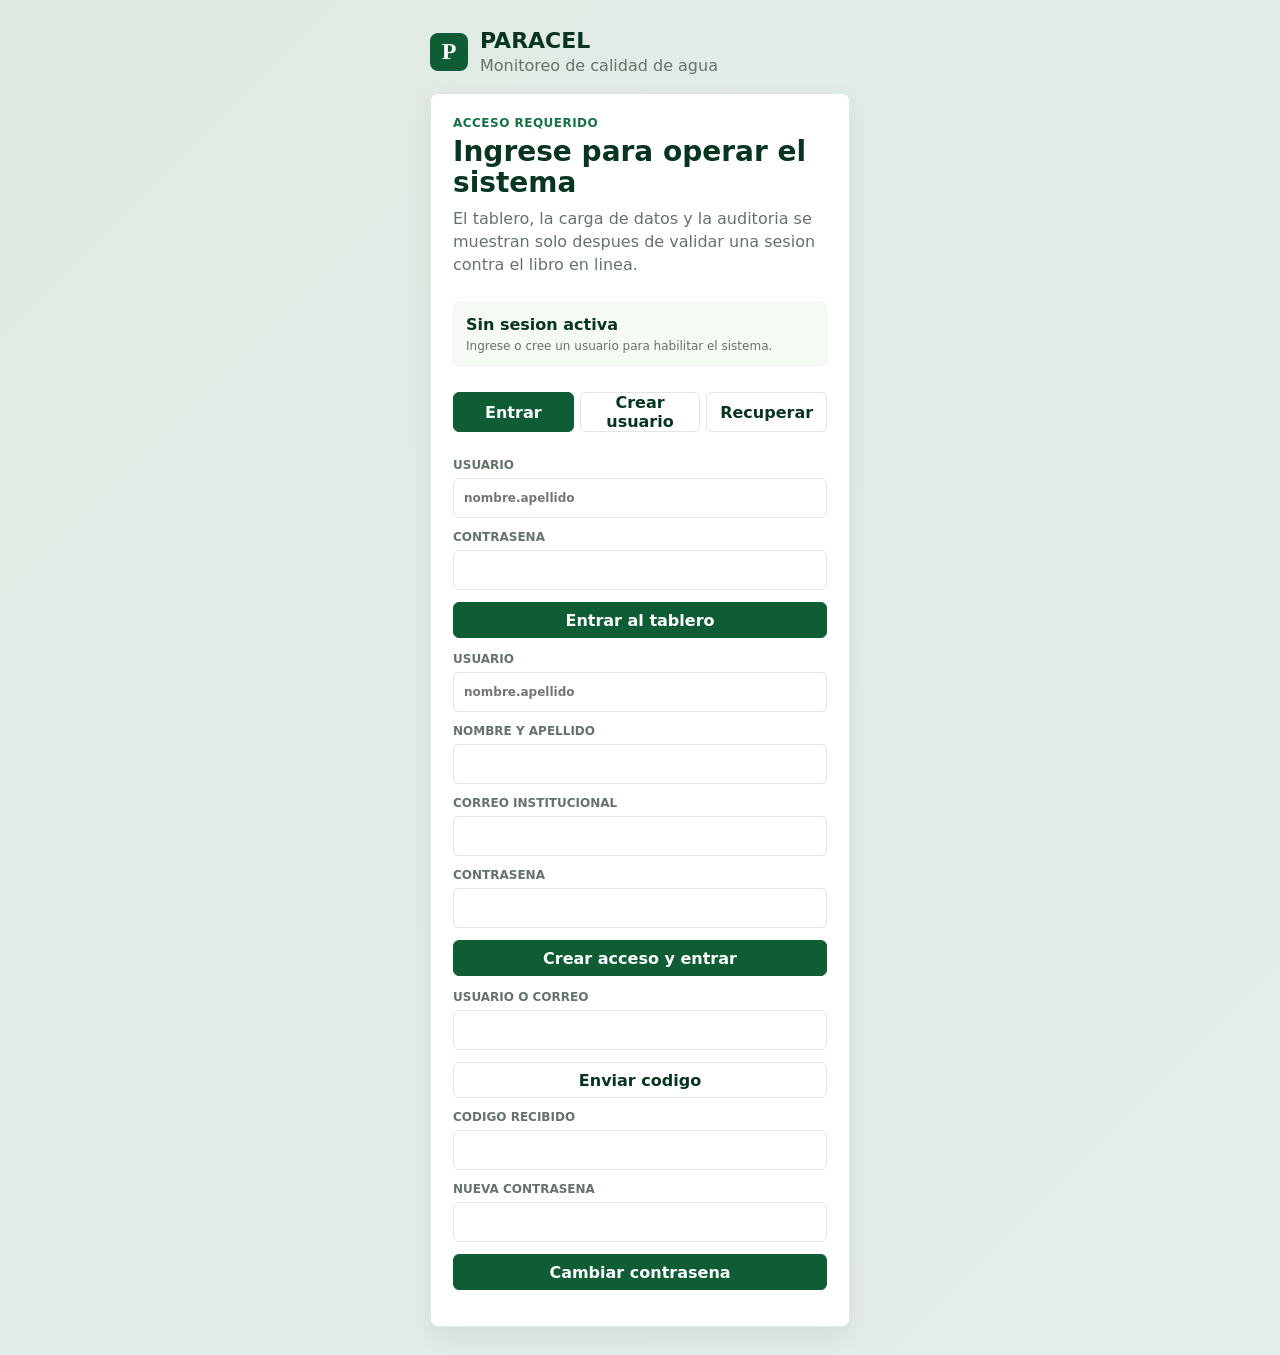
<file: index.html>
<!doctype html>
<html lang="es">
  <head>
    <meta charset="utf-8" />
    <meta name="viewport" content="width=device-width, initial-scale=1" />
    <meta http-equiv="refresh" content="0; url=app/" />
    <title>Monitoreo de Agua PARACEL</title>
    <link rel="canonical" href="https://monitorimpactosocial.github.io/monitoreo_aguas/app/" />
    <style>
      :root {
        color-scheme: light;
        --green: #0f5d2f;
        --ink: #173326;
        --paper: #f7faf4;
      }

      body {
        min-height: 100vh;
        margin: 0;
        display: grid;
        place-items: center;
        font-family: Arial, sans-serif;
        color: var(--ink);
        background: var(--paper);
      }

      main {
        max-width: 560px;
        padding: 32px;
        text-align: center;
      }

      h1 {
        margin: 0 0 10px;
        color: var(--green);
      }

      a {
        color: var(--green);
        font-weight: 700;
      }
    </style>
    <script>
      window.location.replace(new URL("app/", window.location.href));
    </script>
  </head>
  <body>
    <main>
      <h1>Monitoreo de Agua PARACEL</h1>
      <p>Abriendo el tablero actualizado...</p>
      <p><a href="app/">Entrar al tablero</a></p>
    </main>
  </body>
</html>
</file>
<file: app/styles.css>
:root {
  --green-950: #07351f;
  --green-850: #0f5d35;
  --green-700: #177346;
  --leaf: #78b84a;
  --blue: #2f6fa3;
  --red: #c1423b;
  --yellow: #d8a928;
  --ink: #17231c;
  --muted: #65736a;
  --line: #dfe7df;
  --soft-line: #eef3ee;
  --paper: #ffffff;
  --wash: #f6faf4;
  --mint: #e8f4e8;
  --amber-soft: #fff7de;
  --shadow: 0 12px 28px rgba(7, 53, 31, 0.08);
}

* {
  box-sizing: border-box;
}

body {
  margin: 0;
  color: var(--ink);
  background: #f3f7f2;
  font-family:
    Inter, ui-sans-serif, system-ui, -apple-system, BlinkMacSystemFont, "Segoe UI", sans-serif;
  letter-spacing: 0;
}

body.auth-locked .app-header,
body.auth-locked main {
  display: none;
}

body:not(.auth-locked) .login-gate {
  display: none;
}

.login-gate {
  min-height: 100vh;
  display: grid;
  grid-template-columns: minmax(280px, 420px);
  align-content: center;
  justify-content: center;
  gap: 18px;
  padding: 28px;
  background:
    linear-gradient(135deg, rgba(15, 93, 53, 0.08), rgba(47, 111, 163, 0.08)),
    #f3f7f2;
}

.login-brand {
  display: flex;
  align-items: center;
  gap: 12px;
  color: var(--green-950);
}

.login-brand strong {
  display: block;
  font-size: 22px;
}

.login-brand span {
  display: block;
  margin-top: 3px;
  color: var(--muted);
}

.login-card {
  display: grid;
  gap: 14px;
  padding: 22px;
  background: #fff;
  border: 1px solid var(--line);
  border-radius: 8px;
  box-shadow: var(--shadow);
}

.login-copy h1 {
  margin: 0;
  color: var(--green-950);
  font-size: 28px;
  line-height: 1.12;
}

.login-copy p {
  margin: 8px 0 0;
  color: var(--muted);
  line-height: 1.45;
}

button,
select,
input {
  font: inherit;
}

button {
  border: 0;
  cursor: pointer;
}

.app-header {
  position: sticky;
  top: 0;
  z-index: 20;
  display: grid;
  grid-template-columns: minmax(220px, 280px) minmax(0, 1fr);
  align-items: center;
  min-height: 64px;
  background: rgba(255, 255, 255, 0.96);
  border-bottom: 1px solid var(--line);
  backdrop-filter: blur(12px);
}

.brand {
  display: flex;
  align-items: center;
  gap: 12px;
  padding: 10px 18px;
  border-right: 1px solid var(--line);
}

.brand strong {
  display: block;
  color: var(--green-950);
  font-size: 19px;
  line-height: 1;
}

.brand span {
  display: block;
  margin-top: 4px;
  color: var(--muted);
  font-size: 12px;
}

.leaf-mark {
  display: grid;
  place-items: center;
  width: 38px;
  height: 38px;
  color: #fff;
  background: var(--green-850);
  border-radius: 8px;
  font-family: Georgia, serif;
  font-size: 24px;
  font-weight: 700;
}

.tabs {
  display: flex;
  align-items: center;
  gap: 6px;
  min-width: 0;
  overflow-x: auto;
  padding: 12px 18px;
}

.tab {
  min-height: 40px;
  padding: 0 14px;
  color: var(--muted);
  background: transparent;
  border: 1px solid transparent;
  border-radius: 6px;
  font-weight: 800;
  white-space: nowrap;
}

.tab:hover,
.tab.is-active {
  color: var(--green-950);
  background: var(--mint);
  border-color: #cfe3cf;
}

.tab[data-view="legacy"] {
  display: none;
}

.utility-tab {
  color: var(--green-950);
  background: #fff;
  border-color: var(--line);
}

main {
  width: min(1600px, calc(100% - 28px));
  margin: 14px auto 44px;
}

.app-shell {
  display: grid;
  grid-template-columns: minmax(300px, 330px) minmax(0, 1fr);
  gap: 16px;
  align-items: start;
}

.workspace {
  min-width: 0;
}

.control-deck,
.context-card,
.panel,
.metric {
  background: var(--paper);
  border: 1px solid var(--line);
  border-radius: 8px;
  box-shadow: var(--shadow);
}

.control-deck {
  display: grid;
  position: sticky;
  top: 78px;
  max-height: calc(100vh - 92px);
  gap: 13px;
  overflow: auto;
  padding: 14px;
}

.control-intro,
.panel-head {
  display: flex;
  align-items: flex-start;
  justify-content: space-between;
  gap: 18px;
}

.control-intro {
  display: grid;
  gap: 10px;
}

.control-intro h1,
.context-card h1,
.panel-head h1,
.panel h1,
.panel h2 {
  margin: 0;
  color: var(--green-950);
  line-height: 1.16;
}

.control-intro h1,
.context-card h1 {
  font-size: 28px;
}

.control-intro h1 {
  font-size: 22px;
}

.panel h1,
.panel-head h1 {
  font-size: 22px;
}

.panel h2 {
  font-size: 17px;
}

.control-intro p,
.context-card p,
.panel p {
  max-width: 850px;
  margin: 7px 0 0;
  color: var(--muted);
  line-height: 1.45;
}

.control-deck .eyebrow {
  margin-bottom: 2px;
}

.filter-summary {
  display: grid;
  gap: 7px;
  padding: 10px;
  background: linear-gradient(180deg, #f8fbf7 0, #eef7ef 100%);
  border: 1px solid #d7e8d7;
  border-left: 4px solid var(--green-700);
  border-radius: 8px;
}

.filter-summary strong {
  color: var(--green-950);
  font-size: 12px;
}

.filter-summary span {
  display: block;
  color: var(--muted);
  font-size: 11px;
  line-height: 1.28;
}

.filter-summary b {
  color: var(--ink);
}

.eyebrow {
  display: block;
  margin-bottom: 6px;
  color: var(--green-700);
  font-size: 12px;
  font-weight: 900;
  letter-spacing: 0.04em;
  text-transform: uppercase;
}

.control-actions,
.advanced-actions,
.simple-switches {
  display: flex;
  flex-wrap: wrap;
  align-items: center;
  gap: 8px;
}

.control-deck .control-actions,
.control-deck .advanced-actions {
  display: grid;
  grid-template-columns: repeat(2, minmax(0, 1fr));
}

.control-deck .control-actions #clearFilters,
.control-deck .advanced-actions #exportFilteredCsv,
.control-deck .advanced-actions #exportDatasetJson {
  grid-column: 1 / -1;
}

.control-actions button,
.advanced-actions button,
.panel-head button:not(.info),
#forceRioView,
#downloadOverrides {
  min-height: 38px;
  padding: 0 13px;
  color: #fff;
  background: var(--green-850);
  border-radius: 6px;
  font-weight: 800;
}

button.ghost,
.advanced-actions .ghost,
.control-actions .ghost {
  color: var(--green-950);
  background: var(--mint);
  border: 1px solid #cfe3cf;
}

.primary-filters {
  display: grid;
  grid-template-columns: 1fr;
  gap: 11px;
}

.advanced-grid {
  display: grid;
  grid-template-columns: 1fr;
  gap: 11px;
  margin-top: 12px;
}

label {
  display: grid;
  gap: 7px;
  min-width: 0;
  color: var(--muted);
  font-size: 12px;
  font-weight: 800;
}

label > span {
  display: flex;
  align-items: center;
  gap: 6px;
}

select,
input[type="range"] {
  width: 100%;
}

select {
  min-height: 42px;
  padding: 8px 10px;
  color: var(--ink);
  background: #fbfdf9;
  border: 1px solid var(--line);
  border-radius: 6px;
}

select:not([multiple]) {
  height: 42px;
}

select[multiple] {
  min-height: 112px;
  padding: 7px;
}

option {
  padding: 5px;
}

.native-select {
  position: absolute;
  width: 1px;
  height: 1px;
  opacity: 0;
  pointer-events: none;
}

.choice-board {
  display: grid;
  grid-template-columns: repeat(auto-fill, minmax(86px, 1fr));
  gap: 5px;
  align-content: flex-start;
  min-height: 38px;
  padding: 6px;
  overflow: auto;
  background: linear-gradient(180deg, #fbfdf9 0, #f3f8f2 100%);
  border: 1px solid var(--line);
  border-radius: 8px;
}

.choice-board.compact {
  max-height: 108px;
}

.choice-board.scroll {
  max-height: 148px;
}

.choice-board.mini {
  grid-template-columns: repeat(auto-fill, minmax(72px, 1fr));
  max-height: 102px;
}

.choice-pill {
  min-height: 25px;
  padding: 0 7px;
  overflow: hidden;
  color: var(--green-950);
  text-overflow: ellipsis;
  white-space: nowrap;
  background: #fff;
  border: 1px solid #d7e4d7;
  border-radius: 6px;
  box-shadow: 0 2px 0 rgba(7, 53, 31, 0.04);
  font-size: 10.5px;
  font-weight: 900;
}

.choice-pill:hover,
.choice-pill.is-active {
  color: #fff;
  background: var(--green-850);
  border-color: var(--green-850);
}

.choice-pill.is-active:nth-child(3n) {
  background: var(--blue);
  border-color: var(--blue);
}

.choice-pill.is-active:nth-child(4n) {
  color: #3e3000;
  background: var(--yellow);
  border-color: var(--yellow);
}

.toggle {
  display: flex;
  align-items: center;
  gap: 8px;
  width: auto;
  min-height: 32px;
  color: var(--ink);
}

.legend-pill {
  display: inline-flex;
  align-items: center;
  gap: 7px;
  min-height: 30px;
  padding: 0 10px;
  color: var(--muted);
  background: var(--wash);
  border: 1px solid var(--soft-line);
  border-radius: 999px;
  font-size: 12px;
  font-weight: 800;
}

.legend-dot {
  width: 12px;
  height: 12px;
  border-radius: 999px;
}

.legend-dot.entrada {
  background: var(--red);
}

.legend-dot.medio {
  background: var(--yellow);
}

.legend-dot.salida {
  background: var(--green-700);
}

.notation-box {
  display: grid;
  gap: 5px;
  padding: 10px;
  color: var(--muted);
  background: #fbfdf9;
  border: 1px solid var(--soft-line);
  border-left: 4px solid var(--blue);
  border-radius: 8px;
  font-size: 11px;
  line-height: 1.25;
}

.notation-box strong,
.notation-box b {
  color: var(--green-950);
}

.side-filter-block {
  display: grid;
  gap: 7px;
  padding-top: 8px;
  border-top: 1px solid var(--soft-line);
}

.side-filter-block > span {
  color: var(--muted);
  font-size: 12px;
  font-weight: 900;
}

.advanced-box {
  padding-top: 2px;
  border-top: 1px solid var(--soft-line);
}

.advanced-box summary,
.source-details summary {
  color: var(--green-950);
  font-weight: 900;
  cursor: pointer;
}

.advanced-actions {
  margin-top: 14px;
}

.info {
  display: inline-grid;
  place-items: center;
  flex: 0 0 auto;
  width: 20px;
  height: 20px;
  color: var(--green-950);
  background: var(--mint);
  border: 1px solid #c8dfc9;
  border-radius: 50%;
  font-size: 10px;
  font-weight: 900;
  vertical-align: middle;
}

.inline-note {
  width: 18px;
  height: 18px;
  font-size: 10px;
}

.note-panel {
  position: fixed;
  top: 92px;
  right: 24px;
  z-index: 30;
  width: min(440px, calc(100vw - 32px));
  padding: 18px;
  background: #fff;
  border: 1px solid var(--line);
  border-radius: 8px;
  box-shadow: 0 22px 60px rgba(7, 53, 31, 0.22);
}

.note-panel button {
  position: absolute;
  top: 8px;
  right: 10px;
  color: var(--muted);
  background: transparent;
  font-size: 24px;
}

.note-panel strong {
  display: block;
  margin-right: 24px;
  color: var(--green-950);
}

.note-panel p {
  margin: 8px 0 0;
  color: var(--muted);
  line-height: 1.48;
}

.view-stack {
  margin-top: 18px;
}

.view {
  display: none;
}

.view.is-active {
  display: grid;
  gap: 16px;
}

.context-card {
  padding: 22px;
  background: linear-gradient(180deg, #ffffff 0, #fbfdf8 100%);
}

.metric-grid {
  display: grid;
  grid-template-columns: repeat(4, minmax(0, 1fr));
  gap: 12px;
}

.metric {
  min-height: 114px;
  padding: 18px;
}

.metric span,
.metric small {
  color: var(--muted);
}

.metric span {
  display: flex;
  align-items: center;
  gap: 6px;
  font-size: 12px;
  font-weight: 900;
  text-transform: uppercase;
}

.metric strong {
  display: block;
  margin-top: 12px;
  color: var(--green-950);
  font-size: 38px;
  line-height: 1;
}

.metric.warning strong {
  color: var(--red);
}

.analyst-panel {
  background:
    linear-gradient(135deg, rgba(47, 111, 163, 0.08), transparent 36%),
    #fff;
}

.analyst-grid {
  display: grid;
  grid-template-columns: repeat(4, minmax(0, 1fr));
  gap: 10px;
  margin-top: 12px;
}

.analyst-card {
  min-height: 128px;
  padding: 13px;
  background: var(--wash);
  border: 1px solid var(--soft-line);
  border-left: 4px solid var(--green-700);
  border-radius: 8px;
}

.analyst-card.warning {
  border-left-color: var(--red);
  background: #fff8f5;
}

.analyst-card.caution {
  border-left-color: var(--yellow);
  background: var(--amber-soft);
}

.analyst-card.info-card {
  border-left-color: var(--blue);
}

.analyst-card strong,
.analyst-card span,
.analyst-card small {
  display: block;
}

.analyst-card strong {
  color: var(--green-950);
  font-size: 14px;
}

.analyst-card span {
  margin-top: 8px;
  color: var(--ink);
  line-height: 1.35;
}

.analyst-card small {
  margin-top: 8px;
  color: var(--muted);
  font-size: 12px;
  line-height: 1.3;
}

.evidence-panel {
  background:
    linear-gradient(135deg, rgba(216, 169, 40, 0.13), transparent 38%),
    #fff;
}

.evidence-gate {
  display: grid;
  grid-template-columns: repeat(4, minmax(0, 1fr));
  gap: 10px;
  margin-top: 12px;
}

.evidence-card {
  min-height: 118px;
  padding: 13px;
  background: #fff;
  border: 1px solid var(--soft-line);
  border-top: 5px solid var(--green-700);
  border-radius: 8px;
}

.evidence-card.warn {
  border-top-color: var(--yellow);
  background: var(--amber-soft);
}

.evidence-card.bad {
  border-top-color: var(--red);
  background: #fff8f5;
}

.evidence-card.none {
  border-top-color: #6b7280;
}

.evidence-card strong,
.evidence-card span,
.evidence-card small {
  display: block;
}

.evidence-card strong {
  color: var(--green-950);
  font-size: 13px;
}

.evidence-card span {
  margin-top: 7px;
  color: var(--ink);
  font-size: 24px;
  font-weight: 900;
}

.evidence-card small {
  margin-top: 7px;
  color: var(--muted);
  font-size: 12px;
  line-height: 1.32;
}

.consultancy-grid {
  display: grid;
  grid-template-columns: repeat(4, minmax(0, 1fr));
  gap: 10px;
  margin-top: 12px;
}

.consultancy-card {
  min-height: 178px;
  padding: 13px;
  background: var(--wash);
  border: 1px solid var(--soft-line);
  border-left: 5px solid var(--blue);
  border-radius: 8px;
}

.consultancy-card.high {
  border-left-color: var(--red);
  background: #fff8f5;
}

.consultancy-card.medium {
  border-left-color: var(--yellow);
  background: var(--amber-soft);
}

.consultancy-card.empty {
  grid-column: 1 / -1;
  min-height: 96px;
  border-left-color: #6b7280;
}

.consultancy-card strong,
.consultancy-card span,
.consultancy-card small,
.consultancy-card em {
  display: block;
}

.consultancy-card strong {
  color: var(--green-950);
  font-size: 14px;
}

.consultancy-card span {
  margin-top: 8px;
  color: var(--ink);
  line-height: 1.36;
}

.consultancy-card small,
.consultancy-card em {
  margin-top: 8px;
  color: var(--muted);
  font-size: 12px;
  line-height: 1.32;
}

.consultancy-card em {
  color: var(--green-950);
  font-style: normal;
  font-weight: 800;
}

.watchlist-panel {
  background:
    linear-gradient(135deg, rgba(23, 115, 70, 0.08), transparent 44%),
    #fff;
}

.watchlist-figure {
  display: grid;
  grid-template-columns: repeat(3, minmax(0, 1fr));
  gap: 10px;
  margin: 12px 0;
}

.watch-item {
  display: grid;
  align-content: space-between;
  gap: 10px;
  min-height: 160px;
  padding: 13px;
  background: #fff;
  border: 1px solid var(--soft-line);
  border-top: 5px solid var(--watch-color);
  border-radius: 8px;
}

.watch-item.none {
  opacity: 0.62;
}

.watch-item strong {
  display: block;
  color: var(--green-950);
  font-size: 14px;
}

.watch-item span,
.watch-item small {
  display: block;
  margin-top: 6px;
  color: var(--muted);
  font-size: 12px;
  line-height: 1.35;
}

.watch-meter {
  height: 10px;
  overflow: hidden;
  background: #e7eee7;
  border-radius: 999px;
}

.watch-meter i {
  display: block;
  min-width: 2px;
  height: 100%;
  background: var(--watch-color);
}

.priority-pill {
  display: inline-flex;
  align-items: center;
  min-height: 24px;
  padding: 0 8px;
  color: #fff;
  background: var(--blue);
  border-radius: 999px;
  font-size: 11px;
  font-weight: 900;
  white-space: nowrap;
}

.priority-pill.high {
  background: var(--red);
}

.priority-pill.medium {
  color: #4d3900;
  background: var(--yellow);
}

.priority-pill.referential {
  color: var(--ink);
  background: #e7ece7;
}

.muted-cell {
  color: var(--muted);
  font-size: 12px;
}

.panel {
  padding: 18px;
}

.compact-head {
  margin-bottom: 8px;
}

.badge {
  display: inline-flex;
  align-items: center;
  min-height: 30px;
  padding: 0 11px;
  color: var(--green-950);
  background: var(--mint);
  border-radius: 999px;
  font-size: 12px;
  font-weight: 900;
  white-space: nowrap;
}

#trendChart,
#seriesTrendChart,
#rioMonthlyChart {
  width: 100%;
  height: 420px;
  margin-top: 12px;
  border: 1px solid var(--line);
  border-radius: 6px;
  background: linear-gradient(180deg, #fff 0, #f8fbf7 100%);
}

.map-panel {
  overflow: hidden;
  background:
    linear-gradient(140deg, rgba(47, 111, 163, 0.08), transparent 42%),
    linear-gradient(180deg, #ffffff 0, #f7fbf4 100%);
}

.map-modes {
  display: flex;
  flex-wrap: wrap;
  gap: 8px;
  justify-content: flex-end;
}

.side-map-modes {
  display: grid;
  grid-template-columns: repeat(2, minmax(0, 1fr));
  justify-content: stretch;
}

.map-modes button {
  min-height: 34px;
  padding: 0 11px;
  color: var(--green-950);
  background: #fff;
  border: 1px solid var(--line);
  border-radius: 999px;
  font-size: 12px;
  font-weight: 900;
}

.side-map-modes button {
  min-height: 30px;
  padding: 0 8px;
  border-radius: 6px;
  font-size: 11px;
}

.map-modes button.is-active {
  color: #fff;
  background: var(--blue);
  border-color: var(--blue);
}

.live-map-layout {
  display: grid;
  grid-template-columns: minmax(0, 1.5fr) minmax(260px, 0.55fr);
  gap: 14px;
  margin-top: 12px;
}

.live-map {
  position: relative;
  min-height: 430px;
  overflow: hidden;
  border: 1px solid #cfe0df;
  border-radius: 8px;
  background: #eef7f7;
}

.live-map svg {
  display: block;
  width: 100%;
  height: auto;
}

.live-map-bg {
  fill: #f6fbf8;
  stroke: #d9e8e3;
}

.map-land {
  fill: #e8f4e8;
  stroke: #d1e2d1;
  stroke-width: 2;
}

.map-river {
  fill: none;
  stroke-linecap: round;
}

.map-river.main {
  stroke: url(#riverGradient);
  stroke-width: 28;
  opacity: 0.82;
}

.map-river.secondary {
  stroke: #a9d5e2;
  stroke-width: 13;
  opacity: 0.72;
}

.map-water-label {
  fill: var(--blue);
  font-size: 16px;
  font-weight: 900;
  paint-order: stroke;
  stroke: #f6fbf8;
  stroke-width: 5px;
}

.live-point circle {
  stroke: #fff;
  stroke-width: 2px;
  filter: drop-shadow(0 4px 7px rgba(7, 53, 31, 0.2));
}

.live-point.alert circle {
  stroke: #681c18;
  stroke-width: 3px;
}

.live-point text {
  fill: var(--green-950);
  font-size: 10.5px;
  font-weight: 900;
  paint-order: stroke;
  stroke: #f6fbf8;
  stroke-linejoin: round;
  stroke-width: 4px;
  pointer-events: none;
}

.live-point {
  cursor: pointer;
}

.live-point:hover circle,
.live-point:focus circle {
  stroke: #071e14;
  stroke-width: 3px;
}

.map-hover-card {
  position: absolute;
  z-index: 5;
  width: 250px;
  padding: 12px;
  color: var(--ink);
  background: rgba(255, 255, 255, 0.97);
  border: 1px solid #cfe0df;
  border-left: 4px solid var(--blue);
  border-radius: 8px;
  box-shadow: 0 16px 34px rgba(7, 53, 31, 0.2);
  pointer-events: none;
}

.map-hover-card strong,
.map-hover-card span,
.map-hover-card small {
  display: block;
}

.map-hover-card strong {
  color: var(--green-950);
  font-size: 14px;
}

.map-hover-card span {
  margin-top: 3px;
  color: var(--muted);
  font-size: 12px;
  line-height: 1.25;
}

.map-hover-card dl {
  display: grid;
  grid-template-columns: repeat(2, minmax(0, 1fr));
  gap: 7px;
  margin: 10px 0 0;
}

.map-hover-card div {
  padding: 7px;
  background: var(--wash);
  border: 1px solid var(--soft-line);
  border-radius: 6px;
}

.map-hover-card dt,
.map-hover-card dd {
  margin: 0;
}

.map-hover-card dt {
  color: var(--muted);
  font-size: 10px;
  font-weight: 900;
  text-transform: uppercase;
}

.map-hover-card dd {
  color: var(--green-950);
  font-size: 15px;
  font-weight: 900;
}

.map-hover-card small {
  margin-top: 8px;
  color: var(--muted);
  font-size: 11px;
  line-height: 1.3;
}

.map-story {
  display: grid;
  gap: 10px;
}

.map-story-card {
  min-height: 72px;
  padding: 13px;
  background: #fff;
  border: 1px solid var(--line);
  border-left: 4px solid var(--blue);
  border-radius: 8px;
}

.map-story-card strong {
  display: block;
  color: var(--green-950);
  font-size: 14px;
}

.map-story-card span {
  display: block;
  margin-top: 5px;
  color: var(--muted);
  line-height: 1.35;
}

.flow-card span {
  display: flex;
  align-items: center;
  gap: 7px;
  font-weight: 800;
}

.flow-card i {
  width: 12px;
  height: 12px;
  border-radius: 999px;
}

.gis-bg {
  fill: #f8fbf6;
  stroke: #d6e6dd;
}

.gis-feature {
  vector-effect: non-scaling-stroke;
  pointer-events: none;
}

.gis-districts {
  fill: #edf4ea;
  stroke: #b7d0bf;
  stroke-width: 1.1;
}

.gis-localities_amambay {
  fill: rgba(234, 239, 228, 0.68);
  stroke: rgba(129, 156, 132, 0.45);
  stroke-width: 0.7;
}

.gis-communities {
  fill: rgba(216, 169, 40, 0.24);
  stroke: rgba(142, 105, 13, 0.55);
  stroke-width: 1;
}

.gis-hydrology {
  fill: none;
  stroke: rgba(47, 111, 163, 0.42);
  stroke-linecap: round;
  stroke-linejoin: round;
  stroke-width: 1.2;
}

.gis-stream {
  stroke: rgba(47, 111, 163, 0.68);
  stroke-dasharray: 5 4;
  stroke-width: 1.6;
}

.gis-main-river {
  stroke: rgba(47, 111, 163, 0.82);
  stroke-width: 3.2;
}

.gis-components {
  fill: rgba(23, 115, 70, 0.28);
  stroke: #0f5d35;
  stroke-width: 1.5;
}

.gis-component-label {
  fill: var(--green-950);
  font-size: 11px;
  font-weight: 900;
  text-anchor: middle;
  paint-order: stroke;
  stroke: #f8fbf6;
  stroke-linejoin: round;
  stroke-width: 5px;
  pointer-events: none;
}

.gis-source-label {
  fill: #577066;
  font-size: 12px;
  font-weight: 900;
  pointer-events: none;
}

.gis-water-label {
  fill: #2f6fa3;
  font-size: 11px;
  font-weight: 900;
  paint-order: stroke;
  pointer-events: none;
  stroke: #f8fbf6;
  stroke-linejoin: round;
  stroke-width: 4px;
}

.live-point.real text {
  font-size: 10px;
}

.chart-axis {
  stroke: #9fb0a4;
  stroke-width: 1;
}

.chart-grid {
  stroke: #e7eee7;
  stroke-width: 1;
}

.chart-line {
  fill: none;
  stroke-width: 2.5;
}

.chart-dot {
  stroke: #fff;
  stroke-width: 2;
}

.chart-band {
  fill: rgba(216, 169, 40, 0.12);
}

.chart-label {
  fill: var(--muted);
  font-size: 11px;
}

.chart-title {
  fill: var(--green-950);
  font-size: 13px;
  font-weight: 900;
}

.insight-grid,
.qa-grid {
  display: grid;
  grid-template-columns: minmax(0, 1fr) minmax(360px, 0.8fr);
  gap: 14px;
}

.reading-summary {
  display: grid;
  grid-template-columns: repeat(2, minmax(0, 1fr));
  gap: 10px;
}

.figure-grid {
  display: grid;
  grid-template-columns: repeat(3, minmax(0, 1fr));
  gap: 12px;
}

.legacy-grid {
  display: grid;
  grid-template-columns: repeat(2, minmax(0, 1fr));
  gap: 14px;
}

.legacy-wide {
  grid-column: 1 / -1;
}

.legacy-chart {
  min-height: 230px;
}

.legacy-chart.small {
  min-height: 210px;
}

.legacy-campaign-grid {
  display: grid;
  grid-template-columns: repeat(5, minmax(0, 1fr));
  gap: 10px;
}

.legacy-campaign {
  display: grid;
  gap: 8px;
  min-height: 112px;
  padding: 12px;
  background: var(--wash);
  border: 1px solid var(--soft-line);
  border-radius: 6px;
}

.legacy-campaign span,
.legacy-campaign small {
  color: var(--muted);
  font-size: 12px;
  font-weight: 800;
}

.legacy-campaign strong {
  color: var(--green-950);
  font-size: 24px;
}

.legacy-map {
  width: 100%;
  min-height: 440px;
  overflow: hidden;
  border: 1px solid var(--line);
  border-radius: 6px;
  background: #f8fbf7;
}

.legacy-map svg {
  display: block;
  width: 100%;
  height: auto;
}

.legacy-map-bg {
  fill: #f4faf2;
  stroke: #dfe7df;
}

.legacy-map-point text {
  fill: var(--green-950);
  font-size: 13px;
  font-weight: 800;
  paint-order: stroke;
  stroke: #f4faf2;
  stroke-linejoin: round;
  stroke-width: 4px;
}

.legacy-legend {
  display: flex;
  flex-wrap: wrap;
  gap: 12px;
  margin-top: 10px;
  color: var(--muted);
  font-size: 12px;
  font-weight: 800;
}

.legacy-legend span {
  display: inline-flex;
  align-items: center;
  gap: 6px;
}

.legacy-legend i {
  width: 12px;
  height: 12px;
  border-radius: 999px;
}

.legacy-legend .ok {
  background: var(--green-700);
}

.legacy-legend .warn {
  background: var(--yellow);
}

.legacy-legend .bad {
  background: var(--red);
}

.legacy-legend .none {
  background: #6b7280;
}

.figure-card {
  min-height: 210px;
  padding: 14px;
  background: var(--wash);
  border: 1px solid var(--soft-line);
  border-radius: 6px;
}

.figure-card h2 {
  margin: 0 0 12px;
  color: var(--green-950);
  font-size: 16px;
}

.bar-row,
.stack-row {
  display: grid;
  grid-template-columns: minmax(90px, 1fr) minmax(90px, 1.2fr) auto;
  gap: 8px;
  align-items: center;
  min-height: 28px;
  color: var(--muted);
  font-size: 12px;
}

.bar-row small {
  display: none;
}

.bar-track,
.stack-track {
  display: flex;
  height: 10px;
  overflow: hidden;
  background: #e7eee7;
  border-radius: 999px;
}

.bar-track i,
.stack-track i {
  display: block;
  min-width: 2px;
  height: 100%;
}

.bar-track i,
.stack-track .ok,
.bar-track.ok i {
  background: var(--green-700);
}

.stack-track .ref,
.bar-track.warn i {
  background: var(--yellow);
}

.bar-track.bad i {
  background: var(--red);
}

.bar-track.none i {
  background: #6b7280;
}

.legacy-bar {
  grid-template-columns: minmax(130px, 1.1fr) minmax(120px, 1.4fr) auto;
}

.bar-row strong,
.stack-row strong {
  color: var(--green-950);
  font-size: 12px;
}

.empty-figure {
  padding: 14px;
  color: var(--muted);
  background: #fff;
  border: 1px dashed var(--line);
  border-radius: 6px;
}

.detail-block {
  margin-top: 14px;
}

.detail-block.nested {
  padding-top: 12px;
  border-top: 1px solid var(--soft-line);
}

.detail-block summary {
  margin-bottom: 12px;
  color: var(--green-950);
  font-weight: 900;
  cursor: pointer;
}

.reading-card,
.guide-card,
.edit-note {
  padding: 13px;
  background: var(--wash);
  border: 1px solid var(--soft-line);
  border-radius: 6px;
}

.reading-card strong,
.guide-card strong {
  display: block;
  color: var(--green-950);
}

.reading-card span,
.guide-card p,
.edit-note span {
  display: block;
  margin-top: 5px;
  color: var(--muted);
  line-height: 1.45;
}

.alert-list {
  display: grid;
  gap: 8px;
  max-height: 320px;
  overflow: auto;
}

.alert-item {
  padding: 11px;
  background: #fff7f5;
  border-left: 4px solid var(--red);
  border-radius: 4px;
  font-size: 13px;
}

.alert-item small {
  display: block;
  margin-top: 4px;
  color: var(--muted);
}

.table-wrap {
  width: 100%;
  max-height: 68vh;
  overflow: auto;
  border: 1px solid var(--line);
  border-radius: 6px;
}

.table-wrap.compact {
  max-height: 420px;
}

table {
  width: 100%;
  border-collapse: collapse;
  background: #fff;
}

th,
td {
  padding: 10px 11px;
  border-bottom: 1px solid #eef2ee;
  text-align: left;
  vertical-align: top;
  font-size: 13px;
}

th {
  position: sticky;
  top: 0;
  z-index: 1;
  color: #fff;
  background: var(--green-850);
  font-size: 12px;
  text-transform: uppercase;
}

tr:hover td {
  background: #f8fbf6;
}

.chip {
  display: inline-flex;
  align-items: center;
  min-height: 24px;
  padding: 0 8px;
  border-radius: 999px;
  color: #fff;
  font-size: 12px;
  font-weight: 900;
}

.chip.Entrada {
  background: var(--red);
}

.chip.Medio {
  color: #4d3900;
  background: var(--yellow);
}

.chip.Salida {
  background: var(--green-700);
}

.chip.Pozo {
  background: var(--blue);
}

.chip.Canal {
  background: #00837a;
}

.chip.Neutral {
  color: var(--ink);
  background: #e7ece7;
}

.color-swatch {
  display: inline-block;
  width: 14px;
  height: 14px;
  margin-right: 6px;
  border: 1px solid var(--line);
  border-radius: 3px;
  vertical-align: -2px;
}

.stat-summary,
.rio-kpis {
  display: grid;
  grid-template-columns: repeat(3, minmax(0, 1fr));
  gap: 10px;
  margin: 12px 0;
}

.stat-summary div,
.rio-kpis div {
  padding: 14px;
  background: var(--wash);
  border: 1px solid var(--soft-line);
  border-radius: 6px;
}

.stat-summary strong,
.rio-kpis strong {
  display: block;
  color: var(--green-950);
  font-size: 28px;
}

.stat-summary span,
.rio-kpis span {
  display: block;
  margin-top: 4px;
  color: var(--muted);
}

.source-details {
  box-shadow: none;
}

.source-grid {
  display: grid;
  grid-template-columns: repeat(2, minmax(0, 1fr));
  gap: 10px;
  margin-top: 12px;
}

.source-card {
  padding: 12px;
  background: var(--wash);
  border: 1px solid var(--soft-line);
  border-radius: 6px;
}

.source-card strong {
  display: block;
  color: var(--green-950);
}

.source-card span {
  display: block;
  margin-top: 4px;
  color: var(--muted);
  line-height: 1.35;
  overflow-wrap: anywhere;
}

.rio-layout {
  display: grid;
  grid-template-columns: minmax(300px, 380px) minmax(0, 1fr);
  gap: 14px;
  align-items: start;
}

.rio-filter-panel {
  align-self: stretch;
}

.rio-filter-grid {
  display: grid;
  gap: 11px;
}

.rio-actions {
  display: grid;
  grid-template-columns: repeat(2, minmax(0, 1fr));
  gap: 8px;
  margin-top: 12px;
}

.rio-actions button {
  min-height: 36px;
  padding: 0 11px;
  color: #fff;
  background: var(--green-850);
  border-radius: 6px;
  font-weight: 900;
}

.rio-actions .ghost,
.rio-actions .ghost.is-active {
  color: var(--green-950);
  background: var(--mint);
  border: 1px solid #cfe3cf;
}

.geo-status {
  display: grid;
  gap: 5px;
  margin-top: 12px;
  padding: 11px;
  background: var(--amber-soft);
  border: 1px solid #eedb99;
  border-radius: 6px;
}

.geo-status strong {
  color: #5a4200;
}

.geo-status span {
  color: var(--muted);
  font-size: 12px;
  line-height: 1.35;
}

.capture-hero {
  margin-bottom: 14px;
}

.capture-layout {
  display: grid;
  grid-template-columns: minmax(280px, 360px) minmax(0, 1fr);
  gap: 14px;
  margin-bottom: 14px;
  align-items: start;
}

.capture-guide-panel {
  align-self: stretch;
}

.capture-steps {
  display: grid;
  gap: 10px;
  margin: 14px 0;
  padding: 0;
  list-style: none;
}

.capture-steps li {
  display: grid;
  gap: 3px;
  padding: 11px;
  background: #fbfdf9;
  border: 1px solid var(--soft-line);
  border-left: 4px solid var(--green-700);
  border-radius: 6px;
}

.capture-steps strong {
  color: var(--green-950);
}

.capture-steps span,
.capture-rule span {
  color: var(--muted);
  font-size: 13px;
  line-height: 1.35;
}

.capture-rule {
  display: grid;
  gap: 4px;
  padding: 12px;
  background: var(--amber-soft);
  border: 1px solid #eedb99;
  border-radius: 6px;
}

.capture-rule strong {
  color: #5a4200;
}

.auth-status {
  display: grid;
  gap: 5px;
  margin: 12px 0;
  padding: 12px;
  background: var(--wash);
  border: 1px solid var(--soft-line);
  border-radius: 6px;
}

.auth-status strong {
  color: var(--green-950);
}

.auth-status span {
  color: var(--muted);
  font-size: 12px;
}

.auth-mode-buttons {
  display: grid;
  grid-template-columns: repeat(3, 1fr);
  gap: 6px;
  margin-bottom: 12px;
}

.auth-mode-buttons button,
.capture-actions button,
.auth-form button,
.parameter-entry-head button {
  min-height: 36px;
  padding: 0 10px;
  color: var(--green-950);
  background: #fff;
  border: 1px solid var(--line);
  border-radius: 6px;
  font-weight: 900;
}

.auth-mode-buttons button.is-active,
.capture-actions button,
.auth-form button[type="submit"] {
  color: #fff;
  background: var(--green-850);
  border-color: var(--green-850);
}

.auth-form,
.capture-form fieldset {
  display: grid;
  gap: 12px;
  margin: 0;
  padding: 0;
  border: 0;
}

.auth-form label,
.capture-grid label,
.parameter-entry-grid label,
.wide-field {
  display: grid;
  gap: 6px;
}

.auth-form label span,
.capture-grid label span,
.parameter-entry-grid label span,
.wide-field span {
  color: var(--muted);
  font-size: 12px;
  font-weight: 900;
  text-transform: uppercase;
}

.auth-form input,
.capture-grid input,
.capture-grid select,
.parameter-entry-grid input,
.wide-field textarea {
  width: 100%;
  min-height: 40px;
  padding: 9px 10px;
  color: var(--ink);
  background: #fff;
  border: 1px solid var(--line);
  border-radius: 6px;
}

.wide-field textarea {
  min-height: 84px;
  resize: vertical;
}

.capture-form fieldset:disabled {
  opacity: 0.58;
}

.capture-grid {
  display: grid;
  grid-template-columns: repeat(4, minmax(0, 1fr));
  gap: 10px;
}

.parameter-entry-head {
  display: flex;
  align-items: center;
  justify-content: space-between;
  gap: 12px;
  padding-top: 6px;
  border-top: 1px solid var(--soft-line);
}

.parameter-entry-head strong {
  display: block;
  color: var(--green-950);
}

.parameter-entry-head span {
  display: block;
  margin-top: 3px;
  color: var(--muted);
  font-size: 12px;
}

.parameter-entry-grid {
  display: grid;
  grid-template-columns: repeat(4, minmax(0, 1fr));
  gap: 10px;
  max-height: 420px;
  overflow: auto;
  padding: 10px;
  background: #fbfdf9;
  border: 1px solid var(--soft-line);
  border-radius: 6px;
}

.capture-actions {
  display: flex;
  align-items: center;
  gap: 12px;
  flex-wrap: wrap;
}

.form-message {
  color: var(--muted);
  font-size: 13px;
  font-weight: 800;
}

.form-message[data-type="success"] {
  color: var(--green-700);
}

.form-message[data-type="error"] {
  color: var(--red);
}

.guide-grid {
  display: grid;
  grid-template-columns: repeat(3, minmax(0, 1fr));
  gap: 12px;
}

.methodology-hero {
  margin-bottom: 14px;
}

.method-flow-panel {
  margin-bottom: 14px;
  background:
    linear-gradient(135deg, rgba(47, 111, 163, 0.08), transparent 42%),
    #fff;
}

.method-flow {
  display: grid;
  grid-template-columns: repeat(6, minmax(0, 1fr));
  gap: 10px;
  margin-top: 12px;
}

.method-flow article {
  min-height: 156px;
  padding: 13px;
  background: var(--wash);
  border: 1px solid var(--soft-line);
  border-radius: 8px;
}

.method-flow strong {
  display: grid;
  place-items: center;
  width: 30px;
  height: 30px;
  color: #fff;
  background: var(--green-850);
  border-radius: 999px;
  font-size: 13px;
}

.method-flow span {
  display: block;
  margin-top: 10px;
  color: var(--green-950);
  font-weight: 900;
}

.method-flow small {
  display: block;
  margin-top: 7px;
  color: var(--muted);
  line-height: 1.35;
}

.methodology-grid {
  display: grid;
  grid-template-columns: repeat(3, minmax(0, 1fr));
  gap: 12px;
}

.methodology-card {
  box-shadow: none;
}

.methodology-card h2 {
  margin-bottom: 8px;
}

.methodology-card p {
  margin: 0;
}

.edit-note {
  margin-bottom: 12px;
}

.edit-note strong {
  color: var(--green-950);
}

.edit-type-group {
  display: flex;
  flex-wrap: wrap;
  gap: 5px;
  min-width: 280px;
}

.edit-type {
  min-height: 28px;
  padding: 0 8px;
  color: var(--green-950);
  background: #fff;
  border: 1px solid var(--line);
  border-radius: 999px;
  font-size: 11px;
  font-weight: 900;
}

.edit-type.is-active {
  color: #fff;
  background: var(--green-850);
  border-color: var(--green-850);
}

.source {
  color: var(--green-950);
  font-family: ui-monospace, "Cascadia Mono", Consolas, monospace;
  font-size: 12px;
}

@media (max-width: 1120px) {
  .app-header,
  .app-shell,
  .primary-filters,
  .advanced-grid,
  .metric-grid,
  .analyst-grid,
  .evidence-gate,
  .consultancy-grid,
  .watchlist-figure,
  .insight-grid,
  .qa-grid,
  .figure-grid,
  .legacy-grid,
  .legacy-campaign-grid,
  .live-map-layout,
  .capture-layout,
  .capture-grid,
  .parameter-entry-grid,
  .guide-grid,
  .method-flow,
  .methodology-grid,
  .source-grid,
  .rio-layout,
  .rio-kpis,
  .reading-summary {
    grid-template-columns: 1fr;
  }

  .brand {
    border-right: 0;
    border-bottom: 1px solid var(--line);
  }

  .control-deck {
    position: static;
    max-height: none;
  }

  .control-intro,
  .panel-head {
    display: grid;
  }
}

@media (max-width: 720px) {
  main {
    width: calc(100% - 18px);
    margin-top: 10px;
  }

  .control-deck,
  .context-card,
  .panel,
  .metric {
    padding: 14px;
  }

  .tabs {
    padding: 10px;
  }

  .tab {
    min-height: 36px;
    padding: 0 10px;
  }

  .metric strong {
    font-size: 32px;
  }

  #trendChart,
  #seriesTrendChart,
  #rioMonthlyChart {
    height: 340px;
  }
}
</file>
